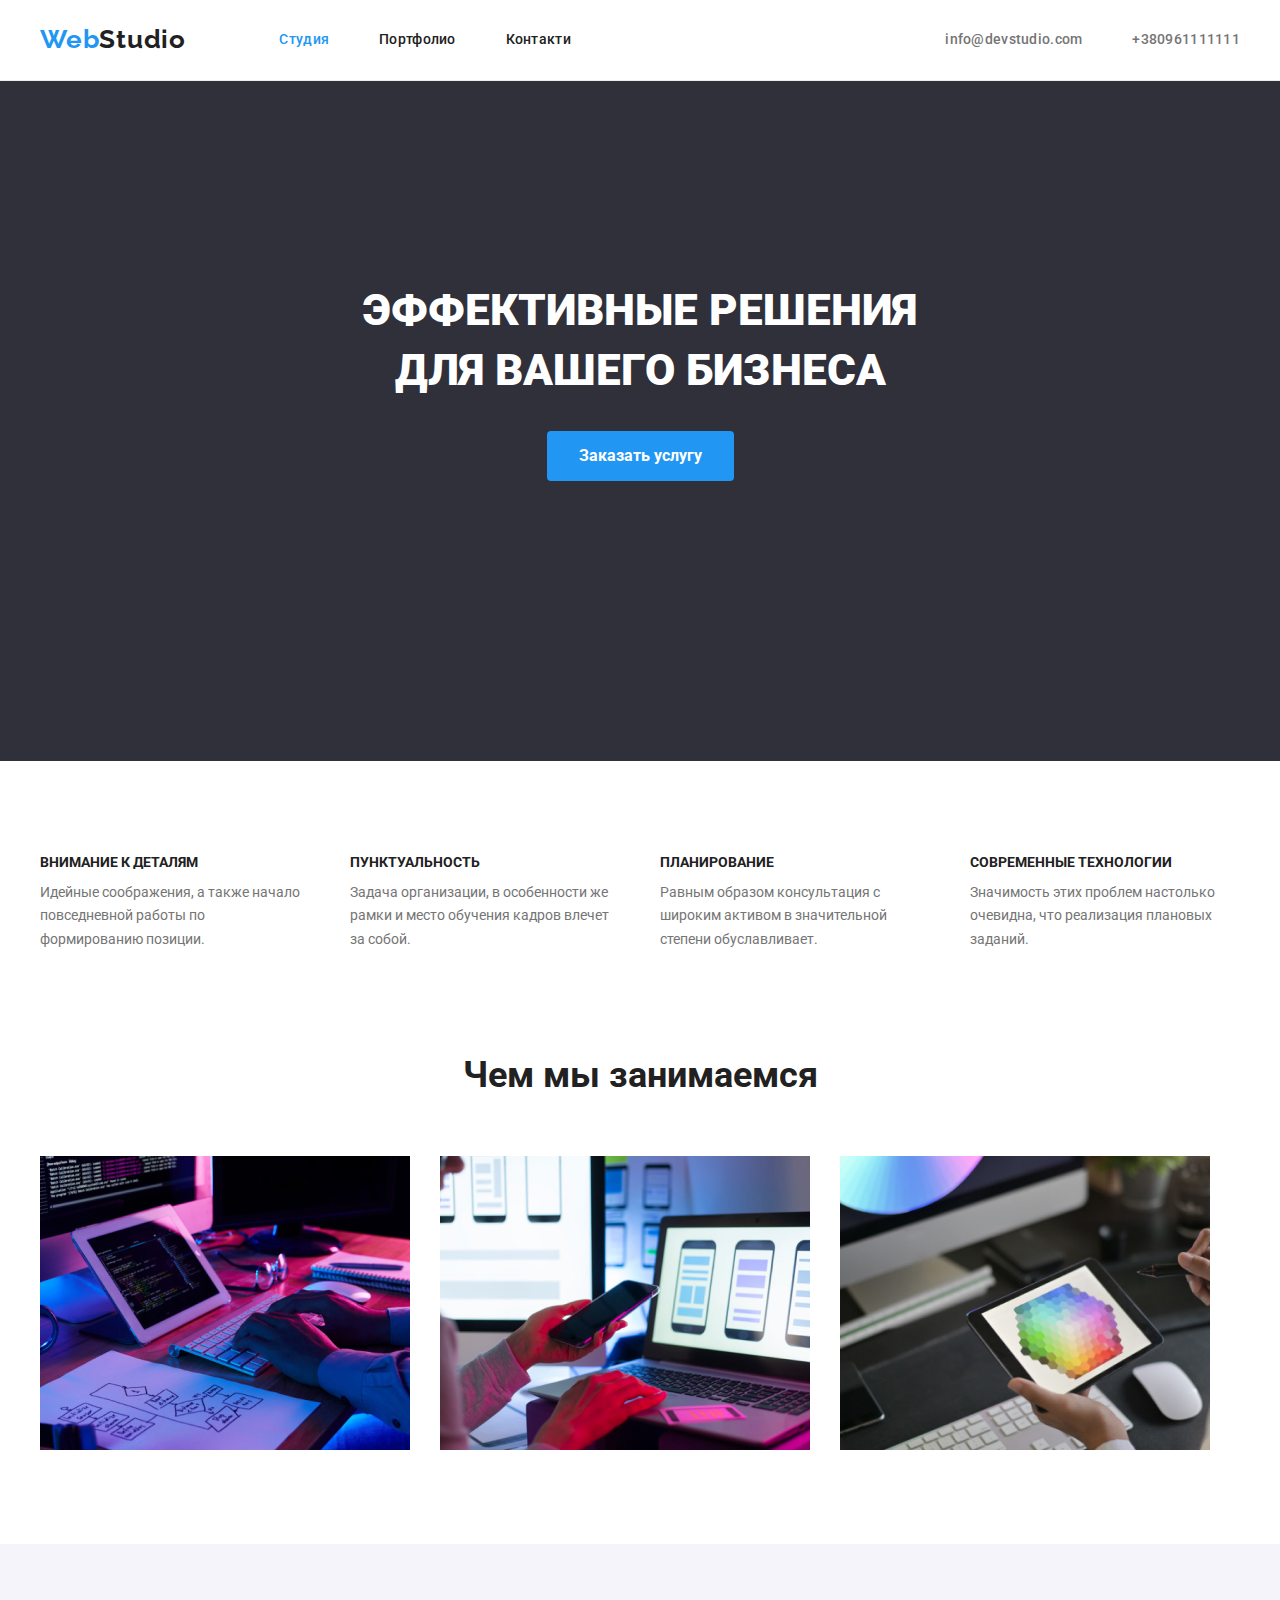
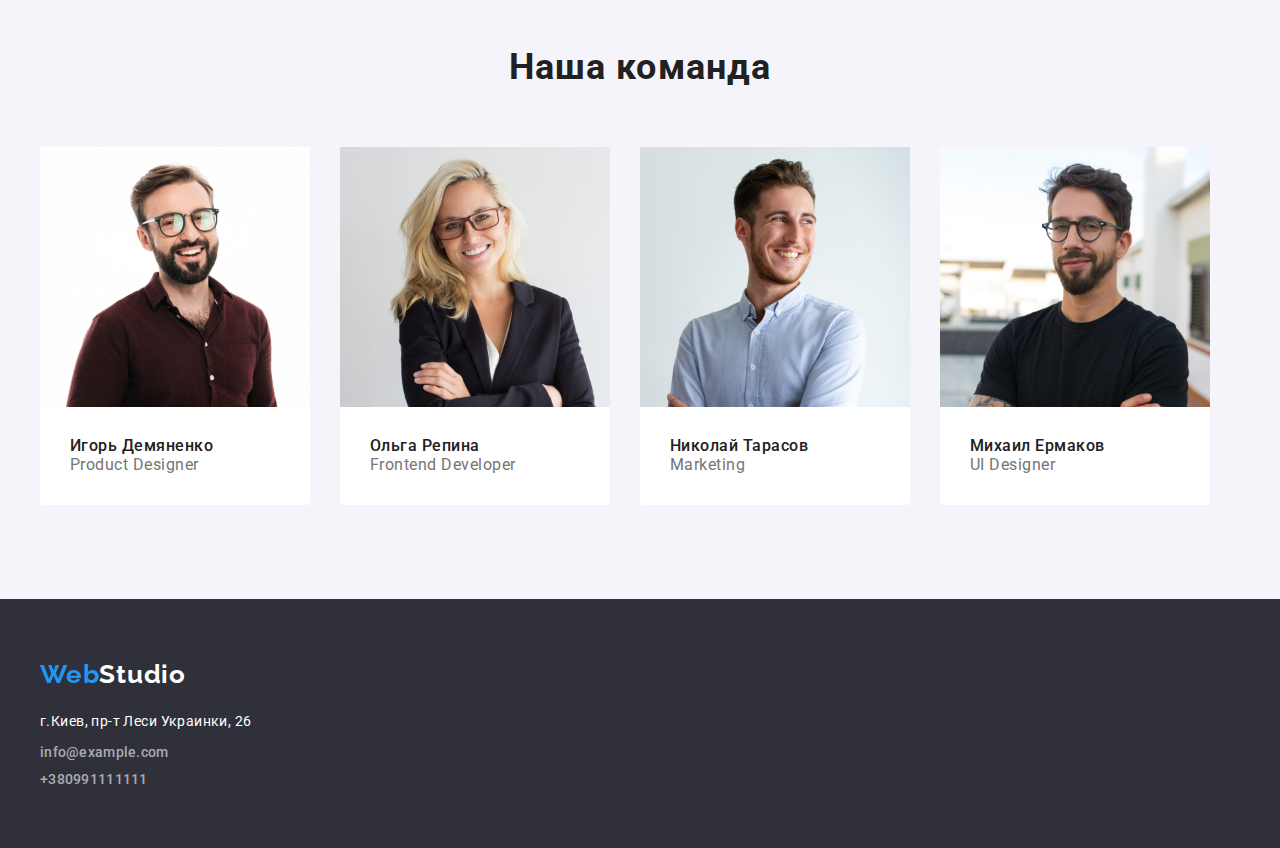
<file: index.html>
<!DOCTYPE html>
<html lang="en">
  <head>
    <meta charset="UTF-8" />
    <meta name="viewport" content="width=device-width, initial-scale=1.0" />
    <title>Document</title>
    <link rel="preconnect" href="https://fonts.gstatic.com" />
    <link
      href="https://fonts.googleapis.com/css2?family=Roboto:wght@400;500;700;900&display=swap"
      rel="stylesheet"
    />
    <link rel="preconnect" href="https://fonts.gstatic.com" />
    <link
      href="https://fonts.googleapis.com/css2?family=Raleway:wght@700&display=swap"
      rel="stylesheet"
    />
    <link
      rel="stylesheet"
      href="https://cdnjs.cloudflare.com/ajax/libs/modern-normalize/1.0.0/modern-normalize.min.css"
      integrity="sha512-ISS7cAi1PEhQ8jnbJpJZMd29NlhNj4AWYyLOSp2CE/CsHxTCu+r+t0D2yoJudVrd0/8fTVPUVDzY5Tvli75u/g=="
      crossorigin="anonymous"
    />
    <link rel="stylesheet" href="./css/variables.css" />
    <link rel="stylesheet" href="./css/common.css" />
    <link rel="stylesheet" href="./css/main.css" />
  </head>
  <body>
    <!--Шапка сторінки-->
    <header>
      <!-- Container -->
      <div class="container">
        <nav class="header-nav">
          <a href="/index.html" class="main-logo">
            <span class="main-logo color">Web</span>Studio
          </a>
          <ul class="nav-list">
            <li>
              <a class="nav-list-link current" href="./index.html">Студия </a>
            </li>

            <li>
              <a class="nav-list-link" href="./portfolio.html"> Портфолио </a>
            </li>

            <li>
              <a class="nav-list-link" href="#contacts">Контакти</a>
            </li>
          </ul>

          <ul class="nav-contacts">
            <li>
              <a class="contacts-item header" href="mailto:info@devstudio.com"
                >info@devstudio.com
              </a>
            </li>

            <li>
              <a class="contacts-item header" href="tel:+380961111111"
                >+380961111111
              </a>
            </li>
          </ul>
        </nav>
      </div>
    </header>

    <!-- Main -->

    <main>
      <section class="main-section">
        <!-- Container -->
        <div class="container">
          <h1 class="main-title">
            Эффективные решения<br />для вашего бизнеса
          </h1>
          <!-- Container -->

          <button type="button" class="order-button">Заказать услугу</button>
          <!-- <a class="order-link" href="">Заказать услугу</a> -->
        </div>
        <!-- Container -->
      </section>

      <!-- Наші особливості -->

      <section class="features">
        <!-- Container -->
        <div class="container">
          <h3 class="visually-hidden">Наші переваги</h3>
          <ul class="our-features">
            <li>
              <h3 class="subtitle-features">Внимание к деталям</h3>
              <p class="features-text">
                Идейные соображения, а также начало повседневной работы по
                формированию позиции.
              </p>
            </li>

            <li>
              <h3 class="subtitle-features">Пунктуальность</h3>
              <p class="features-text">
                Задача организации, в особенности же рамки и место обучения
                кадров влечет за собой.
              </p>
            </li>

            <li>
              <h3 class="subtitle-features">Планирование</h3>
              <p class="features-text">
                Равным образом консультация с широким активом в значительной
                степени обуславливает.
              </p>
            </li>

            <li>
              <h3 class="subtitle-features">Современные технологии</h3>
              <p class="features-text">
                Значимость этих проблем настолько очевидна, что реализация
                плановых заданий.
              </p>
            </li>
          </ul>
        </div>
        <!-- COntainer -->
      </section>

      <!-- Чим ми займаємось -->

      <section class="what-we-do">
        <div class="container">
          <h2 class="what-we-do-title">Чем мы занимаемся</h2>
          <ul class="what-we-do-photo">
            <li>
              <img src="./images/img-1.jpg" width="370" alt="photo-1" />
            </li>
            <li>
              <img src="./images/img-2.jpg" width="370" alt="photo-2" />
            </li>
            <li>
              <img src="./images/img-3.jpg" width="370" alt="photo-3" />
            </li>
          </ul>
        </div>
      </section>

      <!-- Наша команда -->

      <section class="our-team">
        <div class="container">
          <h2 class="our-team-title">Наша команда</h2>
          <ul class="our-team-workers">
            <li class="our-team-item">
              <img
                src="./images/Игорь-Демяненко.jpg"
                width="270"
                alt="Игорь Демяненко"
              />
              <div class="workers-card">
                <h3 class="name-employee">Игорь Демяненко</h3>
                <p class="position-employee">Product Designer</p>
              </div>
            </li>
            <li class="our-team-item">
              <img
                src="./images/Ольга-Репина.jpg"
                width="270"
                alt="Ольга Репина"
              />
              <div class="workers-card">
                <h3 class="name-employee">Ольга Репина</h3>
                <p class="position-employee">Frontend Developer</p>
              </div>
            </li>
            <li class="our-team-item">
              <img
                src="./images/Николай-Тарасов.jpg"
                width="270"
                alt="Николай Тарасов"
              />
              <div class="workers-card">
                <h3 class="name-employee">Николай Тарасов</h3>
                <p class="position-employee">Marketing</p>
              </div>
            </li>
            <li class="our-team-item">
              <img
                src="./images/Михаил-Ермаков.jpg"
                width="270"
                alt="Михаил Ермаков"
              />
              <div class="workers-card">
                <h3 class="name-employee">Михаил Ермаков</h3>
                <p class="position-employee">UI Designer</p>
              </div>
            </li>
          </ul>
        </div>
      </section>
    </main>

    <!-- Підвал сторінки -->

    <footer class="footer" id="contacts">
      <div class="container">
        <a href="/index.html" class="main-logo-footer">
          <span class="main-logo color">Web</span>Studio
        </a>
        <address>
          <p class="contacts-address">г.Киев, пр-т Леси Украинки, 26</p>
          <ul class="footer-contacts">
            <li>
              <a class="contacts-item" href="mailto:info@example.com"
                >info@example.com
              </a>
            </li>
            <li>
              <a class="contacts-item" href="tel:+380991111111"
                >+380991111111
              </a>
            </li>
          </ul>
        </address>
      </div>
    </footer>
  </body>
</html>
</file>
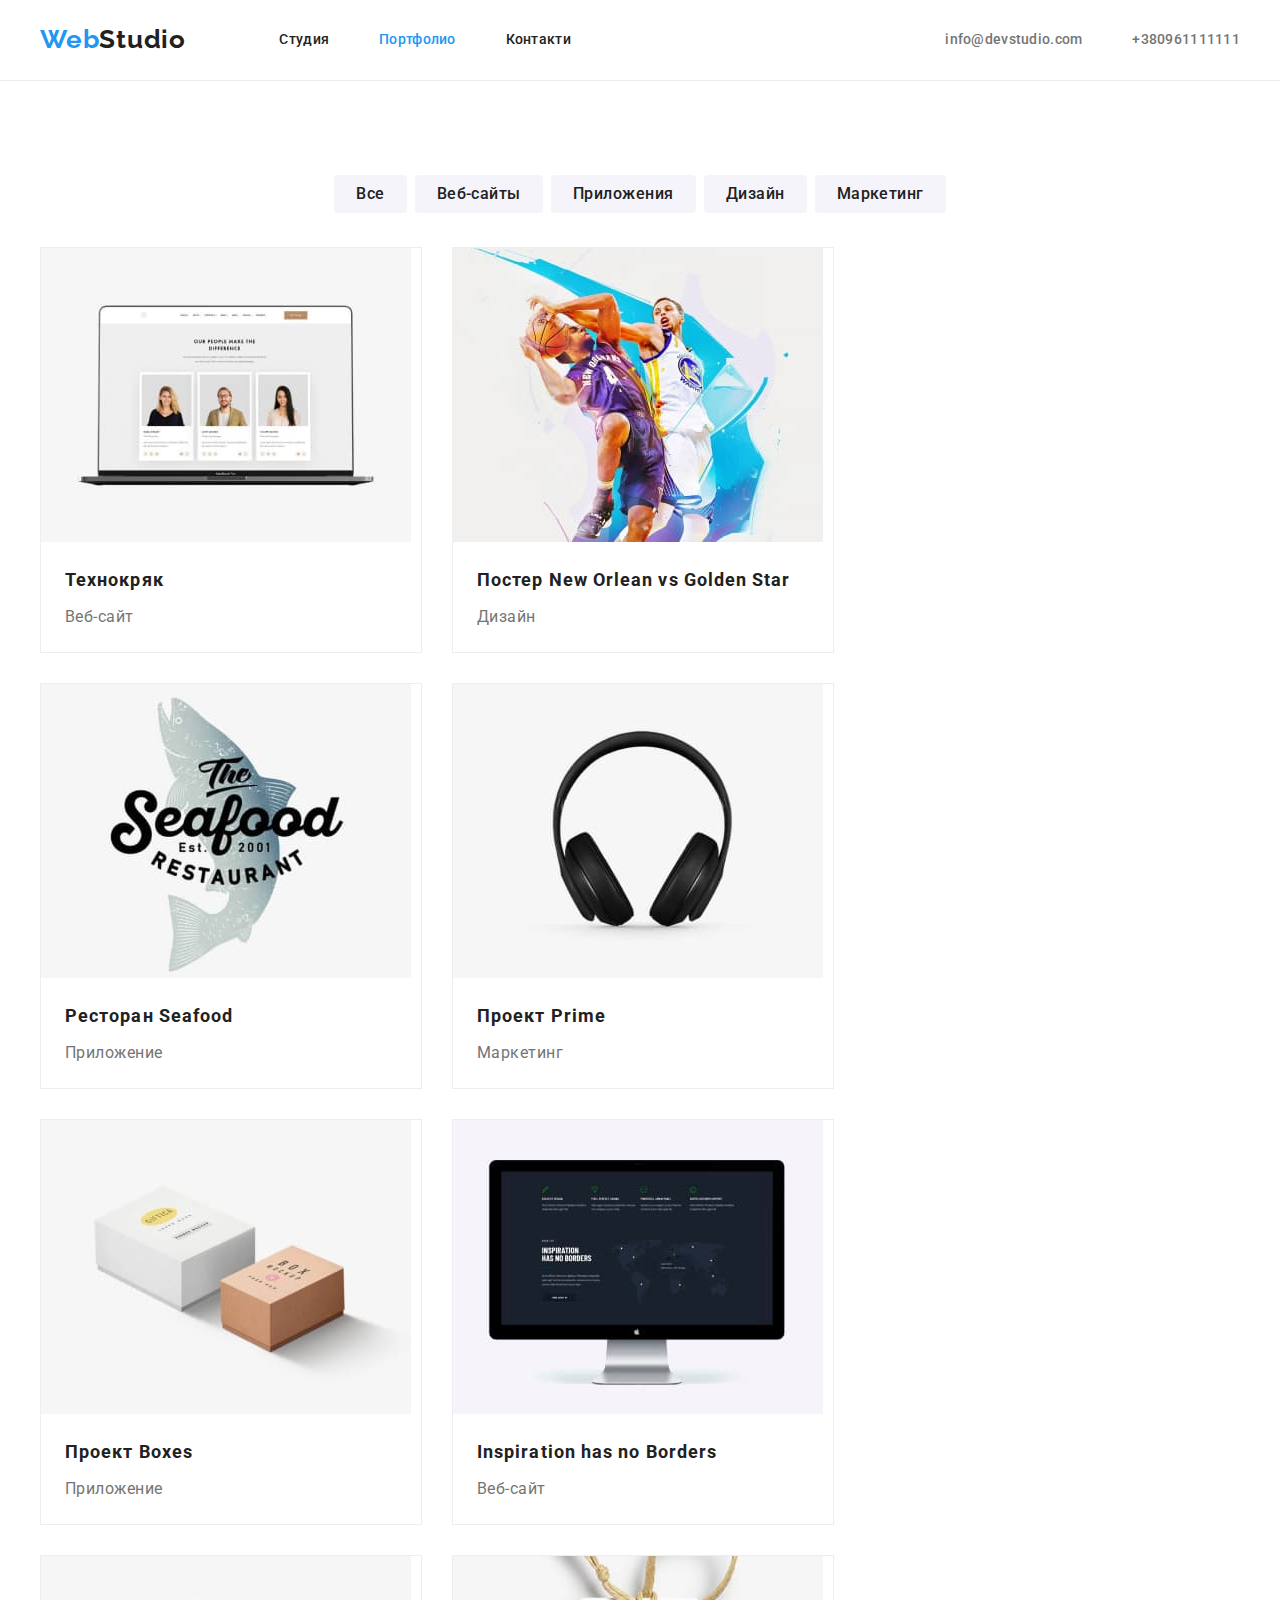
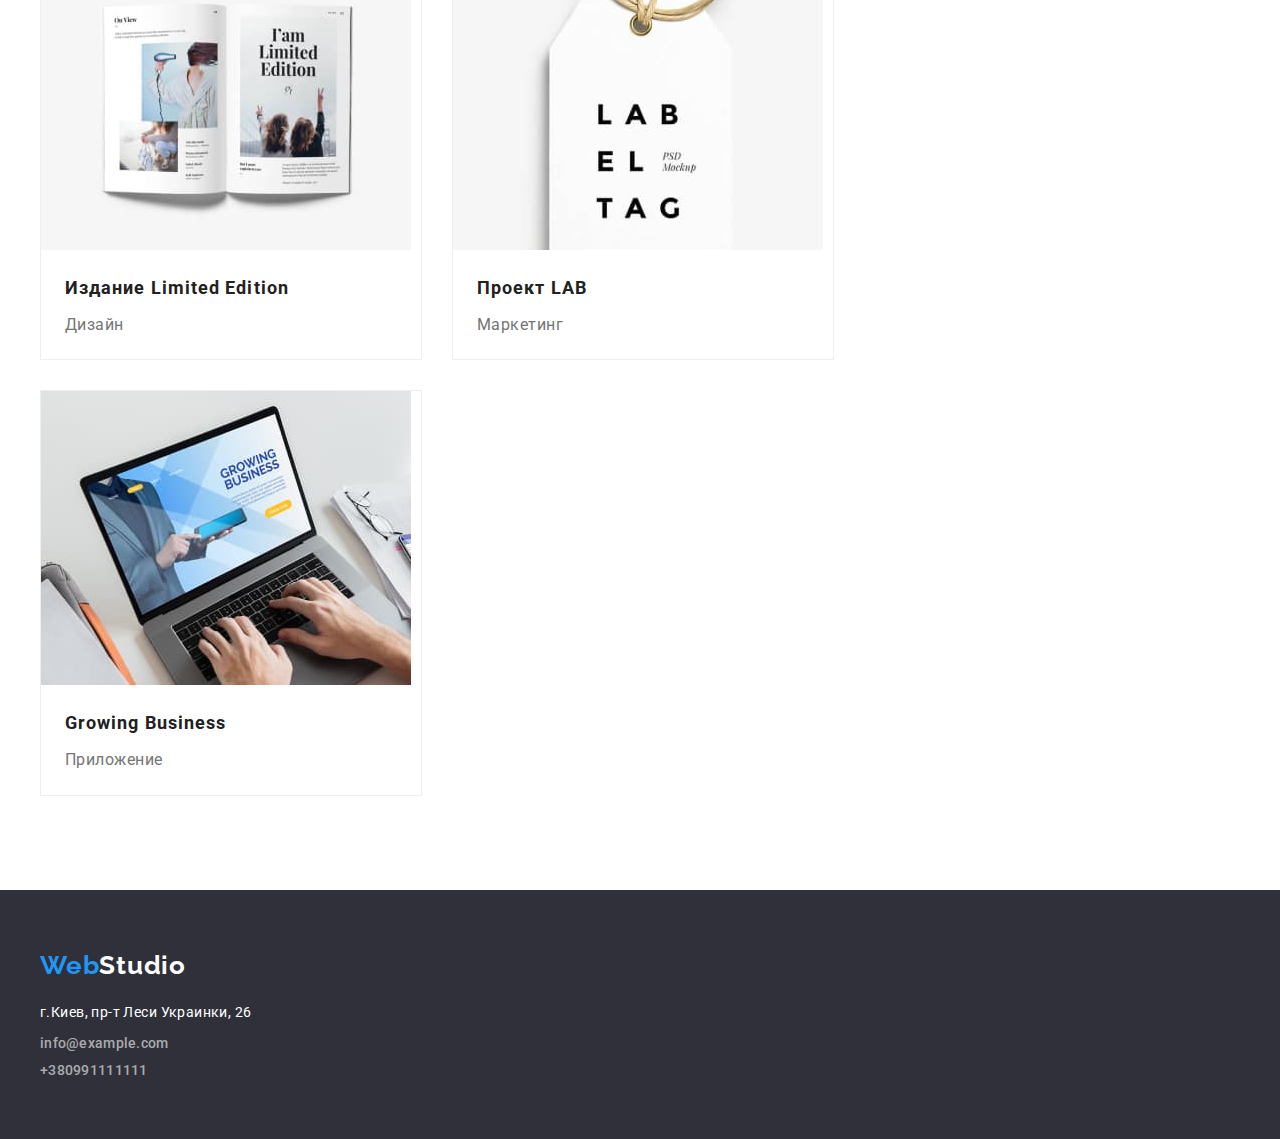
<file: portfolio.html>
<!DOCTYPE html>
<html lang="en">
  <head>
    <meta charset="UTF-8" />
    <meta name="viewport" content="width=device-width, initial-scale=1.0" />
    <title>portfolio</title>
    <link rel="preconnect" href="https://fonts.gstatic.com" />
    <link
      href="https://fonts.googleapis.com/css2?family=Roboto:wght@400;500;700;900&display=swap"
      rel="stylesheet"
    />
    <link rel="preconnect" href="https://fonts.gstatic.com" />
    <link
      href="https://fonts.googleapis.com/css2?family=Raleway:wght@700&display=swap"
      rel="stylesheet"
    />
    <link
      rel="stylesheet"
      href="https://cdnjs.cloudflare.com/ajax/libs/modern-normalize/1.0.0/modern-normalize.min.css"
      integrity="sha512-ISS7cAi1PEhQ8jnbJpJZMd29NlhNj4AWYyLOSp2CE/CsHxTCu+r+t0D2yoJudVrd0/8fTVPUVDzY5Tvli75u/g=="
      crossorigin="anonymous"
    />
    <link rel="stylesheet" href="./css/portfolio.css" />
    <link rel="stylesheet" href="./css/common.css" />
    <link rel="stylesheet" href="./css/variables.css" />
  </head>
  <body>
    <!--Шапка сторінки-->
    <header>
      <!-- Container -->
      <div class="container">
        <nav class="header-nav">
          <a href="/index.html" class="main-logo">
            <span class="main-logo color">Web</span>Studio
          </a>
          <ul class="nav-list">
            <li>
              <a class="nav-list-link" href="./index.html">Студия </a>
            </li>
            <li>
              <a class="nav-list-link current" href="./portfolio.html">
                Портфолио
              </a>
            </li>
            <li>
              <a class="nav-list-link" href="#contacts">Контакти</a>
            </li>
          </ul>

          <ul class="nav-contacts">
            <li>
              <a class="contacts-item header" href="mailto:info@devstudio.com"
                >info@devstudio.com
              </a>
            </li>
            <li>
              <a class="contacts-item header" href="tel:+380961111111"
                >+380961111111
              </a>
            </li>
          </ul>
        </nav>
      </div>
      <!-- Container -->
    </header>
    <!-- Main -->
    <main>
      <!-- Портфоліо -->

      <section class="portfolio">
        <div class="container">
          <h1 class="visually-hidden">Портфолио</h1>
          <ul class="buttons">
            <li class="button-name">
              <button class="button-title" id="active" type="button">
                Все
              </button>
            </li>

            <li class="button-name">
              <button class="button-title" type="button">Веб-сайты</button>
            </li>

            <li class="button-name">
              <button class="button-title" type="button">Приложения</button>
            </li>

            <li class="button-name">
              <button class="button-title" type="button">Дизайн</button>
            </li>

            <li class="button-name">
              <button class="button-title" type="button">Маркетинг</button>
            </li>
          </ul>

          <!-- Карточки Портофоліо -->

          <ul class="portfolio-title">
            <li class="card-portfolio">
              <div class="card-thumb">
                <img src="./images/Веб-сайт.jpg" width="370" alt="Ноутбук" />
              </div>

              <div class="card-content">
                <h2 class="card-headling">Технокряк</h2>
                <p class="card-text">Веб-сайт</p>
              </div>
            </li>

            <li class="card-portfolio">
              <div class="card-thumb">
                <img
                  src="./images/Постер.jpg"
                  width="370"
                  alt="Постер New Orlean vs Golden Star"
                />
              </div>

              <div class="card-content">
                <h2 class="card-headling">Постер New Orlean vs Golden Star</h2>
                <p class="card-text">Дизайн</p>
              </div>
            </li>

            <li class="card-portfolio">
              <div class="card-thumb">
                <img
                  src="./images/Ресторан.jpg"
                  width="370"
                  alt="Ресторан Seafood"
                />
              </div>

              <div class="card-content">
                <h2 class="card-headling">Ресторан Seafood</h2>
                <p class="card-text">Приложение</p>
              </div>
            </li>

            <li class="card-portfolio">
              <div class="card-thumb">
                <img
                  src="./images/Проект-Prime.jpg"
                  width="370"
                  alt="Проект Prime"
                />
              </div>

              <div class="card-content">
                <h2 class="card-headling">Проект Prime</h2>
                <p class="card-text">Маркетинг</p>
              </div>
            </li>

            <li class="card-portfolio">
              <div class="card-thumb">
                <img
                  src="./images/Проект-Boxes.jpg"
                  width="370"
                  alt="Проект Boxes"
                />
              </div>

              <div class="card-content">
                <h2 class="card-headling">Проект Boxes</h2>
                <p class="card-text">Приложение</p>
              </div>
            </li>

            <li class="card-portfolio">
              <div class="card-thumb">
                <img
                  src="./images/Веб-сайт-2.jpg"
                  width="370"
                  alt="Inspiration has no Borders"
                />
              </div>

              <div class="card-content">
                <h2 class="card-headling">Inspiration has no Borders</h2>
                <p class="card-text">Веб-сайт</p>
              </div>
            </li>

            <li class="card-portfolio">
              <div class="card-thumb">
                <img
                  src="./images/Дизайн.jpg"
                  width="370"
                  alt="Издание Limited Edition"
                />
              </div>

              <div class="card-content">
                <h2 class="card-headling">Издание Limited Edition</h2>
                <p class="card-text">Дизайн</p>
              </div>
            </li>

            <li class="card-portfolio">
              <div class="card-thumb">
                <img
                  src="./images/Проект-LAB.jpg"
                  width="370"
                  alt="Проект LAB"
                />
              </div>

              <div class="card-content">
                <h2 class="card-headling">Проект LAB</h2>
                <p class="card-text">Маркетинг</p>
              </div>
            </li>

            <li class="card-portfolio">
              <div class="card-thumb">
                <img
                  src="./images/Програма.jpg"
                  width="370"
                  alt="Growing Business"
                />
              </div>

              <div class="card-content">
                <h2 class="card-headling">Growing Business</h2>
                <p class="card-text">Приложение</p>
              </div>
            </li>
          </ul>
        </div>
      </section>
    </main>

    <!-- Підвал сторінки -->

    <footer class="footer" id="contacts">
      <div class="container">
        <a href="/index.html" class="main-logo-footer">
          <span class="main-logo color">Web</span>Studio
        </a>
        <address>
          <p class="contacts-address">г.Киев, пр-т Леси Украинки, 26</p>
          <ul class="footer-contacts">
            <li>
              <a class="contacts-item" href="mailto:info@example.com"
                >info@example.com
              </a>
            </li>
            <li>
              <a class="contacts-item" href="tel:+380991111111"
                >+380991111111
              </a>
            </li>
          </ul>
        </address>
      </div>
    </footer>
  </body>
</html>
</file>
<file: css/variables.css>
:root {
  --white-text: rgba(255, 255, 255, 1);
  --white-text-op60: rgba(255, 255, 255, 0.6);
  --blue-text: rgba(33, 150, 243, 1);
  --grey-text: rgba(117, 117, 117, 1);
  --black-text: rgba(33, 33, 33, 1);
  --background-color-team: #f5f4fa;
  --background-color-hero: #2f303a;
  --background-button: rgba(245, 244, 250, 1);
  --border-head: rgba(236, 236, 236, 1);
  --portfolio-title-grap: 30px;
}
</file>
<file: css/common.css>
.visually-hidden {
  position: absolute;
  width: 1px;
  height: 1px;
  margin: -1px;
  border: 0;
  padding: 0;

  white-space: nowrap;
  clip-path: inset(100%);
  clip: rect(0 0 0 0);
  overflow: hidden;
}
.body {
  font-family: 'Roboto', sans-serif;
}
* {
  margin: 0;
  padding: 0;
}
ul,
ol {
  list-style-type: none;
}

img {
  display: block;
  max-width: 100%;
  height: auto;
}

.container {
  width: 1200px;
  padding: 0 15px;
  margin: 0 auto;
  /* outline: 2px solid tomato; */
}
/* Header */
header {
  border-bottom: 1px solid var(--border-head);
}

.header-nav,
.nav-list,
.nav-contacts {
  display: flex;
}
.header-nav {
  justify-content: space-between;
  align-items: center;
  padding-top: 24px;
  padding-bottom: 25px;
}
.nav-list li {
  padding-left: 50px;
}
.nav-list {
  margin-right: 331px;
}
.nav-contacts li:last-child {
  padding-left: 50px;
}

/* Navigation */
.main-logo {
  font-family: 'Raleway';
  font-style: normal;
  font-weight: bold;
  font-size: 26px;
  line-height: 1.19;
  letter-spacing: 0.03em;
  color: var(--black-text);
  text-decoration: none;
}

.main-logo.color {
  color: var(--blue-text);
}

/* Footer */
.main-logo-footer {
  font-family: 'Raleway';
  font-style: normal;
  font-weight: bold;
  font-size: 26px;
  line-height: 1.19;
  letter-spacing: 0.03em;

  text-decoration: none;

  color: var(--white-text);
}

address {
  margin-top: 20px;
}

.nav-list {
  list-style-type: none;
}
.nav-list-link {
  font-family: 'Roboto';
  font-style: normal;
  font-weight: 500;
  font-size: 14px;
  line-height: 1.14;
  letter-spacing: 0.02em;
  text-align: left;
  color: var(--black-text);
  text-decoration: none;
}

.nav-list-link:hover,
.nav-list-link.current,
.nav-list-link:focus {
  color: var(--blue-text);
}
.contacts-item {
  font-family: 'Roboto';
  font-style: normal;
  font-weight: 500;
  font-size: 14px;
  line-height: 1.14;
  letter-spacing: 0.02em;
  color: var(--white-text-op60);
  text-decoration: none;
}

.footer-contacts li:not(:last-child) {
  margin-bottom: 9px;
}
.contacts-item.header {
  color: var(--grey-text);
}
.contacts-item:hover,
.contacts-item:focus {
  color: var(--blue-text);
}
.nav-contacts {
  list-style-type: none;
}
.contacts-address {
  font-family: 'Roboto';
  font-style: normal;
  font-weight: normal;
  font-size: 14px;
  line-height: 1.7;
  letter-spacing: 0.03em;
  color: var(--white-text);

  margin-bottom: 9px;
}

.footer {
  background: #2f303a;
  padding: 60px 0;
  border: 1px;
}
</file>
<file: css/main.css>
/* Ховаємо заголовок */
.visually-hidden {
  position: absolute;
  width: 1px;
  height: 1px;
  margin: -1px;
  border: 0;
  padding: 0;

  white-space: nowrap;
  clip-path: inset(100%);
  clip: rect(0 0 0 0);
  overflow: hidden;
}

/* .container {
  width: 1200px;

  padding: 0 15px;
  margin: 0 auto;
    outline: 2px solid tomato;
} */

/* Hero */
.main-section {
  background-color: var(--background-color-hero);
  padding-bottom: 280px;
}
/* Заголовок */
.container .main-title {
  font-family: 'Roboto';
  font-style: normal;
  font-weight: 900;
  font-size: 44px;
  line-height: 1.36;
  color: var(--white-text);
  padding-top: 200px;
  text-align: center;
  text-transform: uppercase;
}

/* Link */
/* .order-link {
  font-family: Roboto;
  font-style: normal;
  font-weight: bold;
  font-size: 16px;
  line-height: 30px;
  color: #ffffff;
  text-decoration: none;
} */

/* Button */
.order-button {
  font-family: 'Roboto';
  font-style: normal;
  font-weight: bold;
  font-size: 16px;
  height: 50px;
  background-color: var(--blue-text);
  color: var(--white-text);
  padding: 10px 32px;
  display: block;
  margin: 30px auto 0;
  text-align: center;
  border-radius: 4px;
  border: none;
}

/* .hero-btn {
  display: inline-flex;
  align-items: center;
  text-align: center;
} */

/*Наші Переваги */
.features {
  padding-top: 94px;
}

.our-features {
  display: flex;
  justify-content: space-between;
}
.our-features li {
  width: 270px;
}
.our-features li:not(:last-child) {
  padding-right: 30px;
  /* padding-left: 0; */
}

.subtitle-features {
  font-family: 'Roboto';
  font-style: normal;
  font-weight: bold;
  font-size: 14px;
  line-height: 1.14;
  color: var(--black-text);
  text-transform: uppercase;
}

/* Наші Переваги Текст */
.features-text {
  font-family: 'Roboto';
  font-style: normal;
  font-weight: normal;
  font-size: 14px;
  line-height: 1.7;
  color: var(--grey-text);
  padding-top: 10px;
}

/* Чим ми займаємось */
.what-we-do {
  padding-top: 94px;
  padding-bottom: 94px;
}
.what-we-do-title {
  font-family: 'Roboto';
  font-style: normal;
  font-weight: bold;
  font-size: 36px;
  line-height: 1.66;
  color: var(--black-text);
  text-align: center;
  padding-bottom: 50px;
}

.what-we-do-photo {
  display: flex;
}
.what-we-do-photo li:not(:last-child) {
  margin-right: 30px;
}
/* Наша Команда */
.our-team {
  background-color: var(--background-color-team);
  display: flex;
  padding: 94px 0;
}
.our-team-title {
  font-family: 'Roboto';
  font-style: normal;
  font-weight: bold;
  font-size: 36px;
  line-height: 1.66;
  letter-spacing: 0.03em;
  color: var(--black-text);
  text-align: center;
  margin-bottom: 50px;
}
.our-team-workers {
  display: flex;
  flex-wrap: wrap;
}

/* img {
  display: block;
  max-width: 100%;
} */

.our-team-item:not(:last-child) {
  margin-right: 30px;
}

.workers-card {
  /* width: 270px; */
  padding: 30px 30px;
  background-color: var(--white-text);
  border-radius: 0px 0px 4px 4px;
}

.name-employee {
  font-family: 'Roboto';
  font-style: normal;
  font-weight: 500;
  font-size: 16px;
  line-height: 1.18;
  letter-spacing: 0.03em;
  color: var(--black-text);
}

.position-employee {
  font-family: 'Roboto';
  font-style: normal;
  font-weight: normal;
  font-size: 16px;
  line-height: 1.18;
  letter-spacing: 0.03em;
  color: var(--grey-text);
}
</file>
<file: css/portfolio.css>
/* Ховаємо заголовок */
.visually-hidden {
  position: absolute;
  width: 1px;
  height: 1px;
  margin: -1px;
  border: 0;
  padding: 0;

  white-space: nowrap;
  clip-path: inset(100%);
  clip: rect(0 0 0 0);
  overflow: hidden;
}

.portfolio {
  padding-top: 94px;
}

/* Buttons */

.buttons {
  list-style-type: none;
  display: flex;
  justify-content: center;
  margin-bottom: 34px;
}
.buttons li:not(:last-child) {
  margin-right: 8px;
}

.button-title {
  background: var(--background-button);
  color: var(--black-text);
  font-family: 'Roboto';
  font-weight: 500;
  font-size: 16px;
  line-height: 1.62;
  text-align: center;
  letter-spacing: 0.03em;
  padding: 6px 22px;
  border-radius: 4px;
  border: none;
}
.button-title.active,
.button-title:hover,
.button-title:focus {
  background: var(--blue-text);
  color: var(--white-text);
}

.portfolio-title {
  list-style-type: none;
  display: flex;
  flex-wrap: wrap;
  padding-bottom: 94px;
  margin-left: calc(-1 * var(--portfolio-title-grap));
  margin-top: calc(-1 * var(--portfolio-title-grap));
}
/* 
.card-portfolio:hover {
  box-shadow: 0px 1px 1px rgba(0, 0, 0, 0.12), 0px 4px 4px rgba(0, 0, 0, 0.06),
    1px 4px 6px rgba(0, 0, 0, 0.16);
} */
.card-portfolio {
  flex-basis: calc(100% / 3 - var(--portfolio-title-grap));
  margin-left: var(--portfolio-title-grap);
  margin-top: var(--portfolio-title-grap);
  border: 1px solid #eeeeee;
}

.card-content {
  padding: 20px 24px;
}
.card-headling {
  font-family: Roboto;
  font-style: normal;
  font-weight: bold;
  font-size: 18px;
  line-height: 2;
  letter-spacing: 0.06em;
  color: var(--black-text);
}

.card-text {
  margin-top: 4px;
  font-family: Roboto;
  font-style: normal;
  font-weight: normal;
  font-size: 16px;
  line-height: 1.87;
  letter-spacing: 0.03em;
  color: var(--grey-text);
}
</file>
